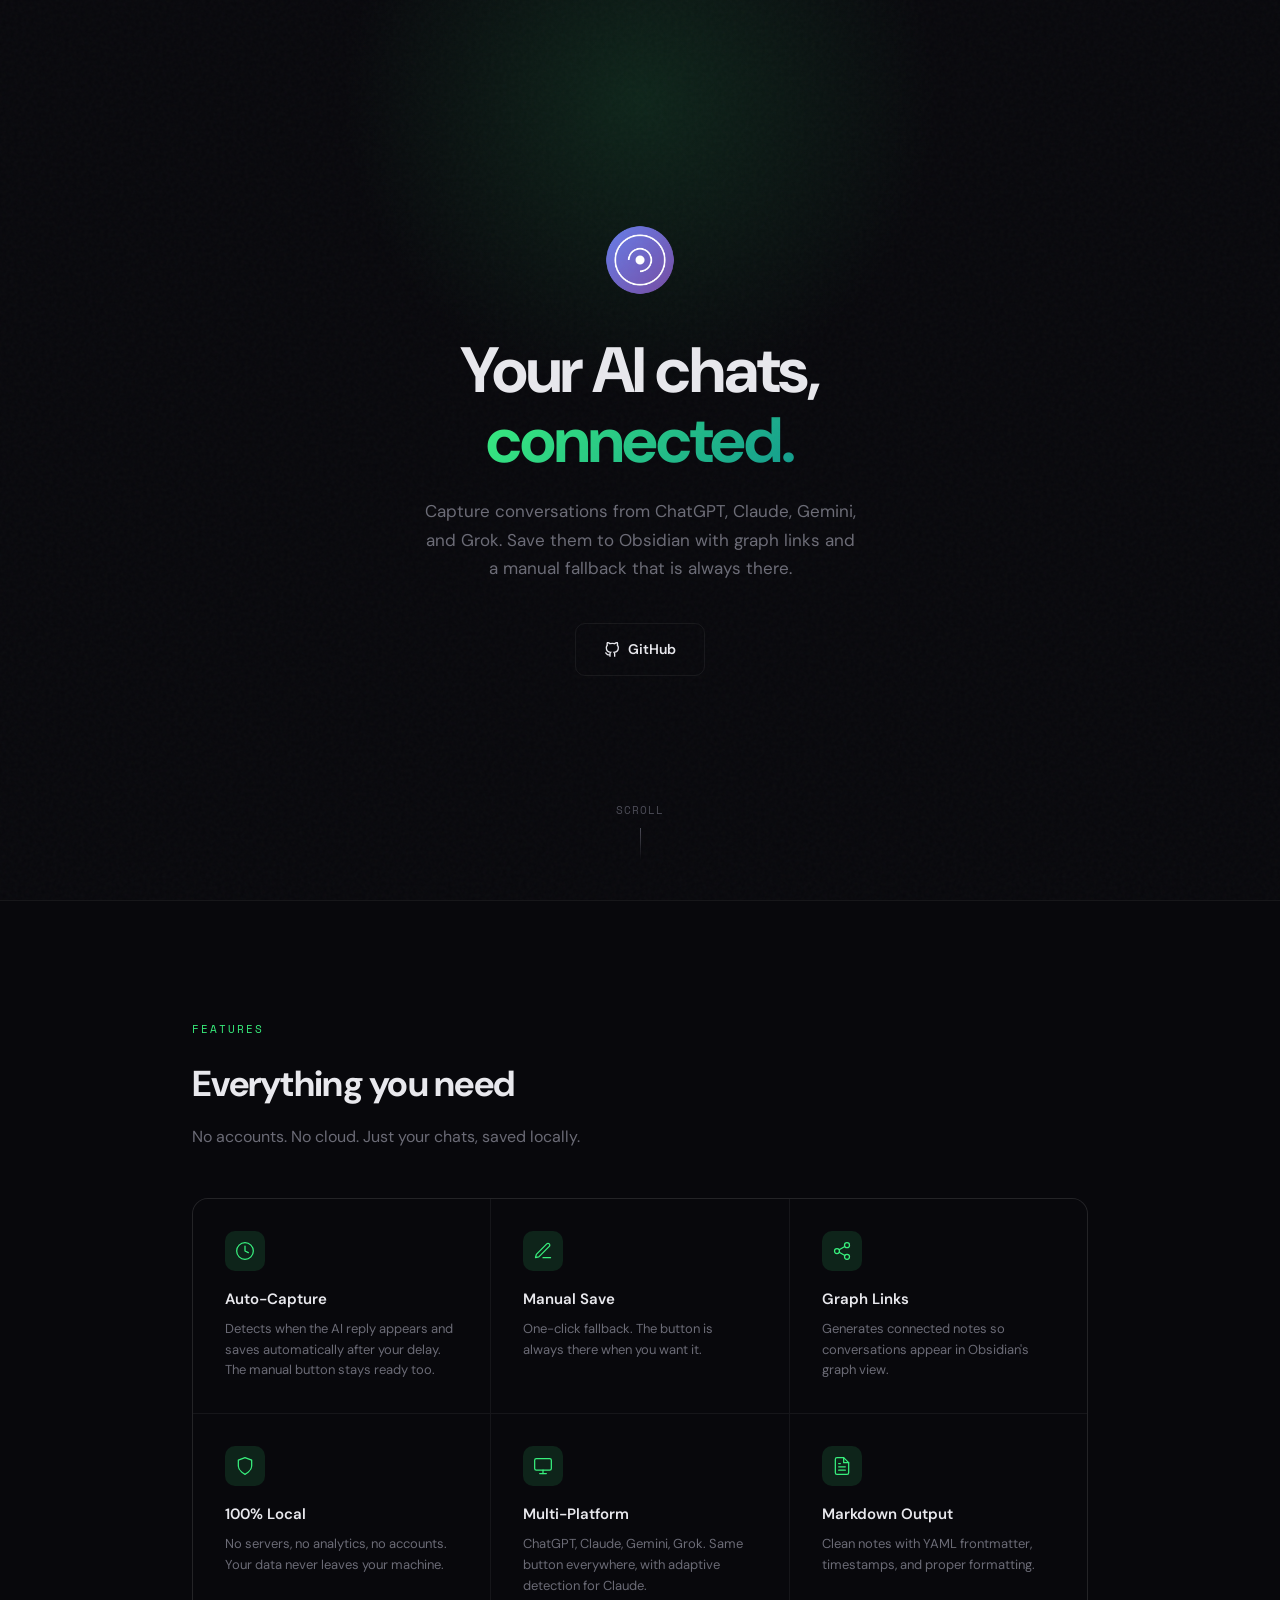
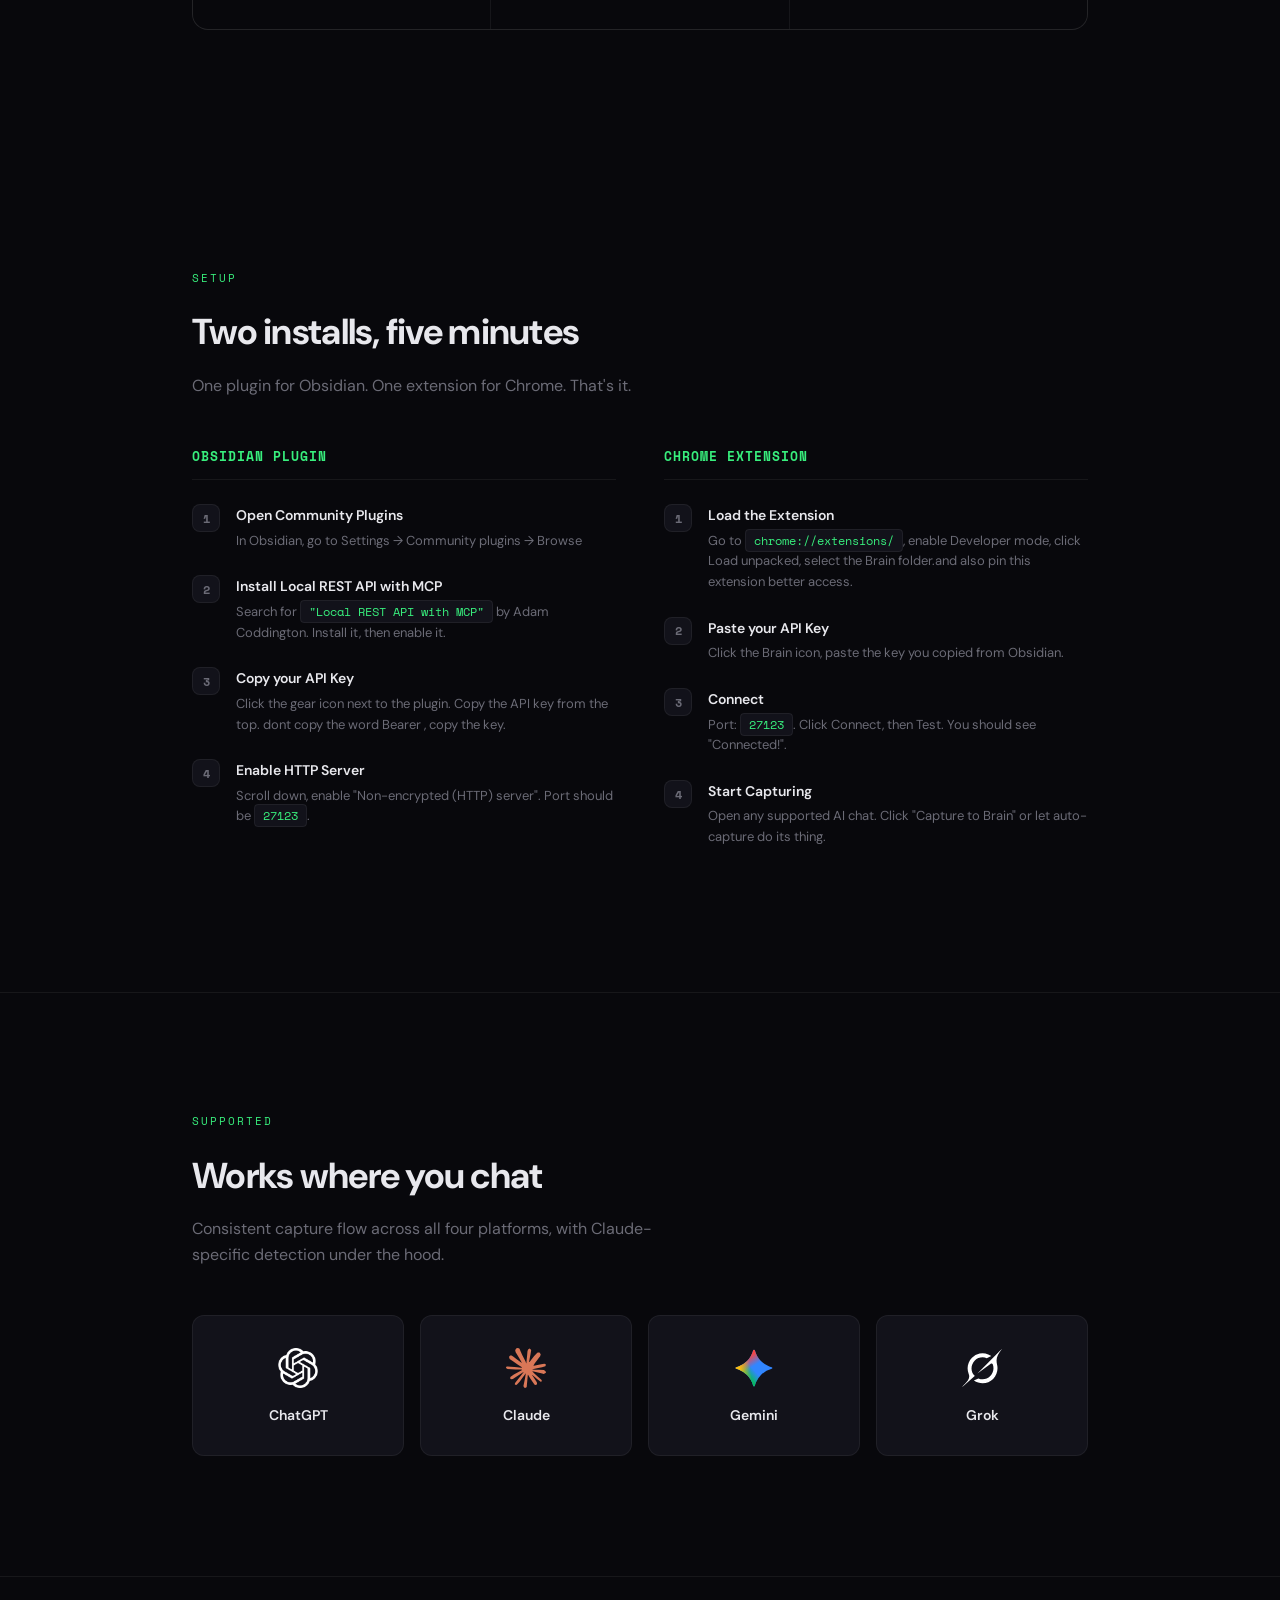
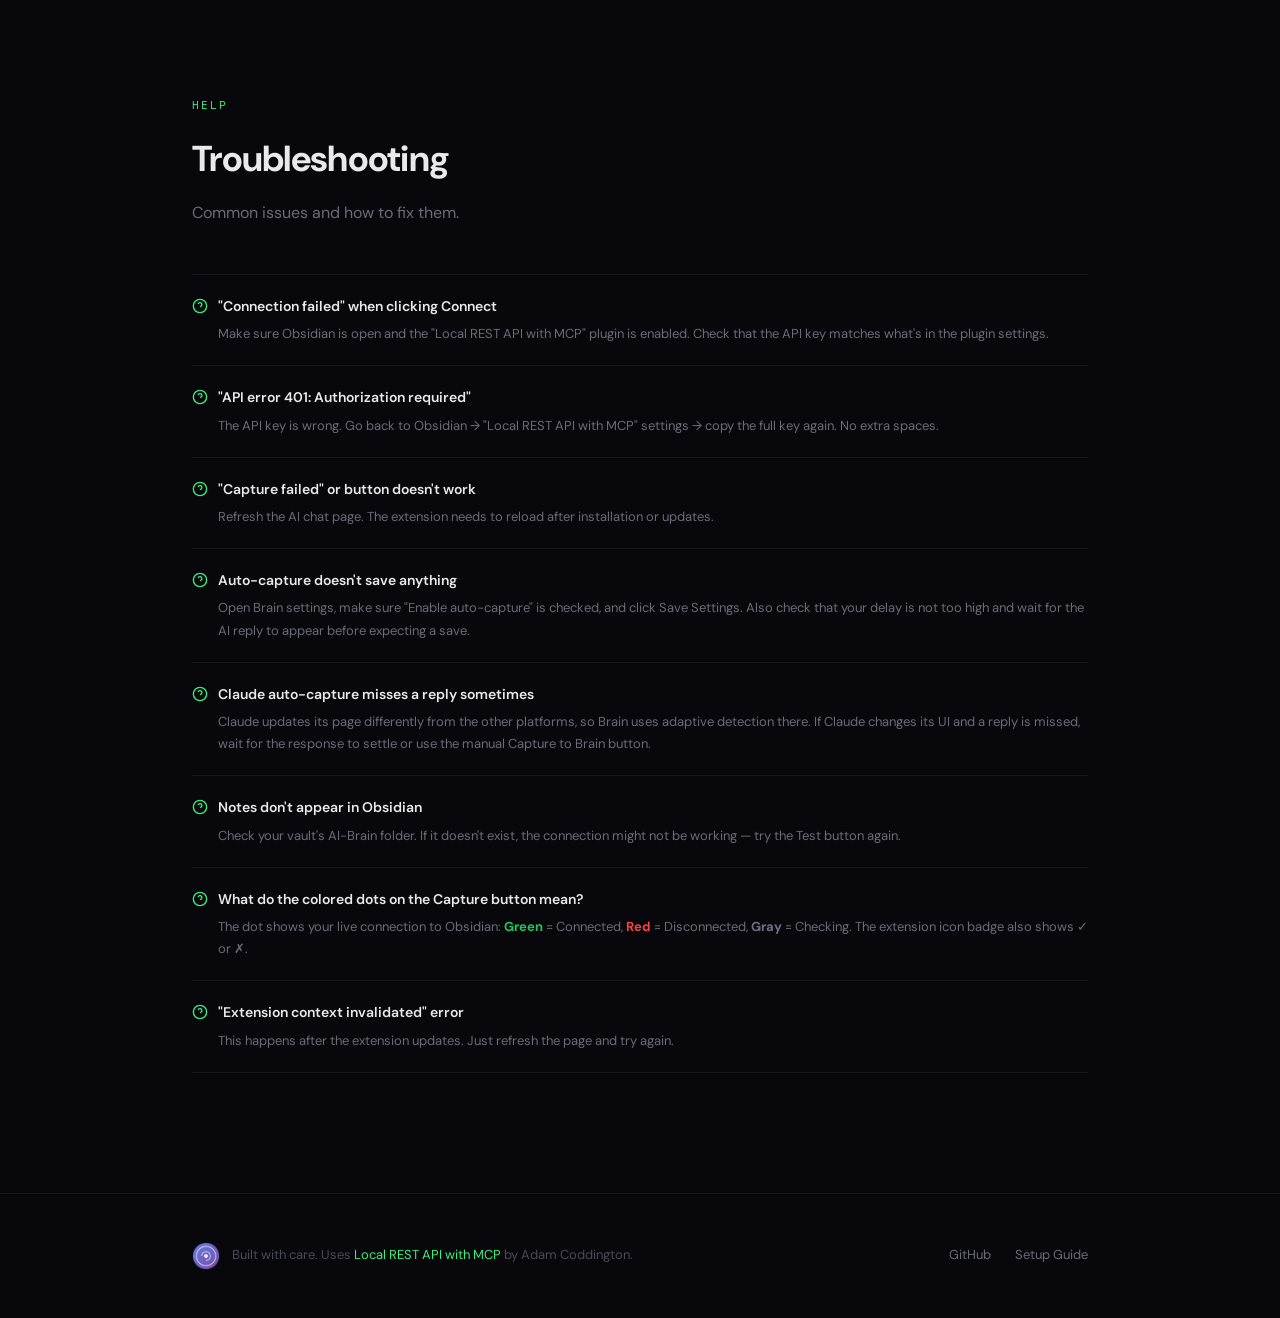
<file: index.html>
<!DOCTYPE html>
<html lang="en">
<head>
    <meta charset="UTF-8">
    <meta name="viewport" content="width=device-width, initial-scale=1.0">
    <title>Brain — AI Conversations, Connected</title>
    <link rel="icon" type="image/png" href="icons/icon48.png">
    <link rel="preconnect" href="https://fonts.googleapis.com">
    <link rel="preconnect" href="https://fonts.gstatic.com" crossorigin>
    <link href="https://fonts.googleapis.com/css2?family=DM+Sans:ital,opsz,wght@0,9..40,300;0,9..40,400;0,9..40,500;0,9..40,600;0,9..40,700;1,9..40,400&family=Space+Mono:wght@400;700&display=swap" rel="stylesheet">
    <style>
        :root {
            --bg: #08080c;
            --bg-elevated: #0f0f15;
            --bg-card: #12121a;
            --border: rgba(255,255,255,0.06);
            --border-hover: rgba(255,255,255,0.12);
            --text: #e8e8ed;
            --text-muted: #6b6b76;
            --text-dim: #4a4a55;
            --accent-1: #38ef7d;
            --accent-2: #11998e;
            --accent-glow: rgba(56,239,125,0.12);
            --font-body: 'DM Sans', sans-serif;
            --font-mono: 'Space Mono', monospace;
        }

        * { margin: 0; padding: 0; box-sizing: border-box; }

        html { scroll-behavior: smooth; }

        body {
            font-family: var(--font-body);
            background: var(--bg);
            color: var(--text);
            line-height: 1.6;
            -webkit-font-smoothing: antialiased;
        }

        .container {
            max-width: 960px;
            margin: 0 auto;
            padding: 0 32px;
        }

        /* Noise texture overlay */
        body::before {
            content: '';
            position: fixed;
            top: 0; left: 0; right: 0; bottom: 0;
            background: url("data:image/svg+xml,%3Csvg viewBox='0 0 256 256' xmlns='http://www.w3.org/2000/svg'%3E%3Cfilter id='n'%3E%3CfeTurbulence type='fractalNoise' baseFrequency='0.9' numOctaves='4' stitchTiles='stitch'/%3E%3C/filter%3E%3Crect width='100%25' height='100%25' filter='url(%23n)' opacity='0.03'/%3E%3C/svg%3E");
            pointer-events: none;
            z-index: 9999;
        }

        /* Hero */
        .hero {
            min-height: 100vh;
            display: flex;
            align-items: center;
            justify-content: center;
            position: relative;
            overflow: hidden;
        }

        .hero::before {
            content: '';
            position: absolute;
            top: -200px;
            left: 50%;
            transform: translateX(-50%);
            width: 600px;
            height: 600px;
            background: radial-gradient(circle, var(--accent-glow) 0%, transparent 70%);
            pointer-events: none;
        }

        .hero-content {
            text-align: center;
            position: relative;
            z-index: 1;
        }

        .hero-logo {
            width: 72px;
            height: 72px;
            margin: 0 auto 32px;
            animation: float 6s ease-in-out infinite;
        }

        @keyframes float {
            0%, 100% { transform: translateY(0); }
            50% { transform: translateY(-8px); }
        }

        .hero-badge {
            display: inline-flex;
            align-items: center;
            gap: 8px;
            padding: 6px 14px;
            background: var(--bg-card);
            border: 1px solid var(--border);
            border-radius: 100px;
            font-size: 12px;
            font-family: var(--font-mono);
            color: var(--text-muted);
            margin-bottom: 24px;
            letter-spacing: 0.5px;
        }

        .hero-badge .dot {
            width: 6px;
            height: 6px;
            background: #38ef7d;
            border-radius: 50%;
            animation: pulse 2s ease-in-out infinite;
        }

        @keyframes pulse {
            0%, 100% { opacity: 1; }
            50% { opacity: 0.4; }
        }

        .hero h1 {
            font-size: clamp(40px, 6vw, 64px);
            font-weight: 700;
            line-height: 1.1;
            letter-spacing: -0.03em;
            margin-bottom: 20px;
        }

        .hero h1 span {
            background: linear-gradient(135deg, var(--accent-1) 0%, var(--accent-2) 100%);
            -webkit-background-clip: text;
            -webkit-text-fill-color: transparent;
            background-clip: text;
        }

        .hero-sub {
            font-size: 17px;
            color: var(--text-muted);
            max-width: 440px;
            margin: 0 auto 40px;
            line-height: 1.7;
        }

        .hero-actions {
            display: flex;
            gap: 12px;
            justify-content: center;
            flex-wrap: wrap;
        }

        .btn {
            display: inline-flex;
            align-items: center;
            gap: 8px;
            padding: 14px 28px;
            border-radius: 10px;
            font-size: 14px;
            font-weight: 600;
            font-family: var(--font-body);
            text-decoration: none;
            transition: all 0.25s cubic-bezier(0.4, 0, 0.2, 1);
            cursor: pointer;
            border: none;
        }

        .btn svg { width: 16px; height: 16px; }

        .btn-primary {
            background: linear-gradient(135deg, var(--accent-1) 0%, var(--accent-2) 100%);
            color: white;
            box-shadow: 0 0 0 0 rgba(102,126,234,0);
        }

        .btn-primary:hover {
            transform: translateY(-2px);
            box-shadow: 0 8px 32px rgba(102,126,234,0.3);
        }

        .btn-ghost {
            background: transparent;
            color: var(--text);
            border: 1px solid var(--border);
        }

        .btn-ghost:hover {
            background: var(--bg-card);
            border-color: var(--border-hover);
        }

        /* Scroll indicator */
        .scroll-hint {
            position: absolute;
            bottom: 40px;
            left: 50%;
            transform: translateX(-50%);
            display: flex;
            flex-direction: column;
            align-items: center;
            gap: 8px;
            color: var(--text-dim);
            font-size: 11px;
            font-family: var(--font-mono);
            letter-spacing: 1px;
            text-transform: uppercase;
        }

        .scroll-hint .line {
            width: 1px;
            height: 32px;
            background: linear-gradient(to bottom, var(--text-dim), transparent);
            animation: scrollLine 2s ease-in-out infinite;
        }

        @keyframes scrollLine {
            0%, 100% { opacity: 0.3; transform: scaleY(0.5); }
            50% { opacity: 1; transform: scaleY(1); }
        }

        /* Features */
        .features {
            padding: 120px 0;
            border-top: 1px solid var(--border);
        }

        .section-label {
            font-family: var(--font-mono);
            font-size: 11px;
            letter-spacing: 2px;
            text-transform: uppercase;
            color: var(--accent-1);
            margin-bottom: 16px;
        }

        .section-title {
            font-size: clamp(28px, 4vw, 36px);
            font-weight: 700;
            letter-spacing: -0.02em;
            margin-bottom: 12px;
        }

        .section-desc {
            font-size: 16px;
            color: var(--text-muted);
            max-width: 500px;
            margin-bottom: 48px;
        }

        .features-grid {
            display: grid;
            grid-template-columns: repeat(3, 1fr);
            gap: 1px;
            background: var(--border);
            border: 1px solid var(--border);
            border-radius: 16px;
            overflow: hidden;
        }

        .feature-card {
            padding: 32px;
            background: var(--bg);
            transition: background 0.3s;
        }

        .feature-card:hover {
            background: var(--bg-card);
        }

        .feature-icon {
            width: 40px;
            height: 40px;
            display: flex;
            align-items: center;
            justify-content: center;
            background: var(--accent-glow);
            border-radius: 10px;
            margin-bottom: 16px;
        }

        .feature-icon svg {
            width: 20px;
            height: 20px;
            stroke: var(--accent-1);
            fill: none;
            stroke-width: 1.5;
            stroke-linecap: round;
            stroke-linejoin: round;
        }

        .feature-card h3 {
            font-size: 15px;
            font-weight: 600;
            margin-bottom: 8px;
        }

        .feature-card p {
            font-size: 13px;
            color: var(--text-muted);
            line-height: 1.6;
        }

        /* Setup */
        .setup {
            padding: 120px 0;
        }

        .setup-grid {
            display: grid;
            grid-template-columns: 1fr 1fr;
            gap: 48px;
            margin-top: 48px;
        }

        .setup-column h3 {
            font-size: 13px;
            font-family: var(--font-mono);
            color: var(--accent-1);
            letter-spacing: 1px;
            text-transform: uppercase;
            margin-bottom: 24px;
            padding-bottom: 12px;
            border-bottom: 1px solid var(--border);
        }

        .setup-step {
            display: flex;
            gap: 16px;
            margin-bottom: 24px;
        }

        .step-num {
            width: 28px;
            height: 28px;
            flex-shrink: 0;
            display: flex;
            align-items: center;
            justify-content: center;
            background: var(--bg-card);
            border: 1px solid var(--border);
            border-radius: 8px;
            font-family: var(--font-mono);
            font-size: 12px;
            font-weight: 700;
            color: var(--text-muted);
        }

        .step-body h4 {
            font-size: 14px;
            font-weight: 600;
            margin-bottom: 4px;
        }

        .step-body p {
            font-size: 13px;
            color: var(--text-muted);
            line-height: 1.6;
        }

        .step-body code {
            background: var(--bg-card);
            border: 1px solid var(--border);
            padding: 2px 8px;
            border-radius: 4px;
            font-family: var(--font-mono);
            font-size: 12px;
            color: var(--accent-1);
        }

        /* Platforms */
        .platforms {
            padding: 120px 0;
            border-top: 1px solid var(--border);
        }

        .platforms-row {
            display: grid;
            grid-template-columns: repeat(4, 1fr);
            gap: 16px;
            margin-top: 40px;
        }

        .platform-item {
            padding: 28px 20px;
            background: var(--bg-card);
            border: 1px solid var(--border);
            border-radius: 12px;
            text-align: center;
            transition: all 0.25s;
        }

        .platform-item:hover {
            border-color: var(--accent-1);
            transform: translateY(-2px);
        }

        .platform-icon {
            width: 48px;
            height: 48px;
            margin: 0 auto 12px;
            display: flex;
            align-items: center;
            justify-content: center;
            border-radius: 12px;
        }

        .platform-icon svg,
        .platform-icon img {
            width: 40px;
            height: 40px;
            object-fit: contain;
        }

        .platform-icon.dark-logo {
            filter: brightness(0) invert(1);
        }

        .platform-item h4 {
            font-size: 14px;
            font-weight: 600;
        }

        /* Troubleshooting */
        .troubleshooting {
            padding: 120px 0;
            border-top: 1px solid var(--border);
        }

        .faq-list {
            margin-top: 40px;
        }

        .faq-item {
            padding: 20px 0;
            border-bottom: 1px solid var(--border);
        }

        .faq-item:first-child {
            border-top: 1px solid var(--border);
        }

        .faq-q {
            font-size: 14px;
            font-weight: 600;
            margin-bottom: 6px;
            display: flex;
            align-items: center;
            gap: 10px;
        }

        .faq-q svg {
            width: 16px;
            height: 16px;
            stroke: var(--accent-1);
            fill: none;
            stroke-width: 2;
            flex-shrink: 0;
        }

        .faq-a {
            font-size: 13px;
            color: var(--text-muted);
            padding-left: 26px;
            line-height: 1.7;
        }

        /* Footer */
        .footer {
            padding: 48px 0;
            border-top: 1px solid var(--border);
        }

        .footer-inner {
            display: flex;
            align-items: center;
            justify-content: space-between;
        }

        .footer-left {
            display: flex;
            align-items: center;
            gap: 12px;
        }

        .footer-logo {
            width: 28px;
            height: 28px;
        }

        .footer-text {
            font-size: 13px;
            color: var(--text-dim);
        }

        .footer-links {
            display: flex;
            gap: 24px;
        }

        .footer-links a {
            font-size: 13px;
            color: var(--text-muted);
            text-decoration: none;
            transition: color 0.2s;
        }

        .footer-links a:hover {
            color: var(--text);
        }

        /* Responsive */
        @media (max-width: 900px) {
            .container { padding: 0 24px; }
            .features-grid { grid-template-columns: repeat(2, 1fr); }
            .setup-grid { grid-template-columns: 1fr; gap: 32px; }
            .platforms-row { grid-template-columns: repeat(2, 1fr); }
        }

        @media (max-width: 640px) {
            .container { padding: 0 20px; }
            .hero { min-height: 90vh; padding: 60px 0; }
            .hero h1 { font-size: 32px; }
            .hero-sub { font-size: 15px; }
            .hero-actions { flex-direction: column; align-items: center; }
            .btn { width: 100%; max-width: 280px; justify-content: center; }
            .features-grid { grid-template-columns: 1fr; }
            .section-title { font-size: 24px; }
            .section-desc { font-size: 14px; }
            .platforms-row { grid-template-columns: repeat(2, 1fr); gap: 12px; }
            .platform-item { padding: 20px 16px; }
            .platform-icon img { width: 32px; height: 32px; }
            .setup-step { gap: 12px; }
            .step-body h4 { font-size: 13px; }
            .step-body p { font-size: 12px; }
            .faq-q { font-size: 13px; }
            .faq-a { font-size: 12px; padding-left: 22px; }
            .footer-inner { flex-direction: column; gap: 16px; text-align: center; }
            .footer-left { flex-direction: column; }
            .footer-links { gap: 16px; }
        }

        @media (max-width: 400px) {
            .platforms-row { grid-template-columns: 1fr 1fr; gap: 10px; }
            .platform-item { padding: 16px 12px; }
            .platform-item h4 { font-size: 13px; }
        }
    </style>
</head>
<body>
    <!-- Hero -->
    <section class="hero">
        <div class="hero-content">
            <img src="icons/icon128.png" alt="Brain" class="hero-logo">
            <!-- <div class="hero-badge">     
                v0.1.0
            </div> -->
            <h1>Your AI chats,<br><span>connected.</span></h1>
            <p class="hero-sub">Capture conversations from ChatGPT, Claude, Gemini, and Grok. Save them to Obsidian with graph links and a manual fallback that is always there.</p>
            <div class="hero-actions">
                <!-- <a href="#setup" class="btn btn-primary">
                    <svg viewBox="0 0 24 24" fill="none" stroke="currentColor" stroke-width="2"><path d="M13 2L3 14h9l-1 8 10-12h-9l1-8z"/></svg>
                    Get Started
                </a> -->
                <a href="https://github.com/Aswanidev-vs/Brain" class="btn btn-ghost">
                    <svg viewBox="0 0 24 24" fill="none" stroke="currentColor" stroke-width="2"><path d="M9 19c-5 1.5-5-2.5-7-3m14 6v-3.87a3.37 3.37 0 0 0-.94-2.61c3.14-.35 6.44-1.54 6.44-7A5.44 5.44 0 0 0 20 4.77 5.07 5.07 0 0 0 19.91 1S18.73.65 16 2.48a13.38 13.38 0 0 0-7 0C6.27.65 5.09 1 5.09 1A5.07 5.07 0 0 0 5 4.77a5.44 5.44 0 0 0-1.5 3.78c0 5.42 3.3 6.61 6.44 7A3.37 3.37 0 0 0 9 18.13V22"/></svg>
                    GitHub
                </a>
            </div>
        </div>
        <div class="scroll-hint">
            <span>Scroll</span>
            <div class="line"></div>
        </div>
    </section>

    <!-- Features -->
    <section class="features">
        <div class="container">
            <div class="section-label">Features</div>
            <h2 class="section-title">Everything you need</h2>
            <p class="section-desc">No accounts. No cloud. Just your chats, saved locally.</p>

            <div class="features-grid">
                <div class="feature-card">
                    <div class="feature-icon">
                        <svg viewBox="0 0 24 24"><circle cx="12" cy="12" r="10"/><polyline points="12 6 12 12 16 14"/></svg>
                    </div>
                    <h3>Auto-Capture</h3>
                    <p>Detects when the AI reply appears and saves automatically after your delay. The manual button stays ready too.</p>
                </div>
                <div class="feature-card">
                    <div class="feature-icon">
                        <svg viewBox="0 0 24 24"><path d="M12 20h9"/><path d="M16.5 3.5a2.121 2.121 0 0 1 3 3L7 19l-4 1 1-4L16.5 3.5z"/></svg>
                    </div>
                    <h3>Manual Save</h3>
                    <p>One-click fallback. The button is always there when you want it.</p>
                </div>
                <div class="feature-card">
                    <div class="feature-icon">
                        <svg viewBox="0 0 24 24"><circle cx="18" cy="5" r="3"/><circle cx="6" cy="12" r="3"/><circle cx="18" cy="19" r="3"/><line x1="8.59" y1="13.51" x2="15.42" y2="17.49"/><line x1="15.41" y1="6.51" x2="8.59" y2="10.49"/></svg>
                    </div>
                    <h3>Graph Links</h3>
                    <p>Generates connected notes so conversations appear in Obsidian's graph view.</p>
                </div>
                <div class="feature-card">
                    <div class="feature-icon">
                        <svg viewBox="0 0 24 24"><path d="M12 22s8-4 8-10V5l-8-3-8 3v7c0 6 8 10 8 10z"/></svg>
                    </div>
                    <h3>100% Local</h3>
                    <p>No servers, no analytics, no accounts. Your data never leaves your machine.</p>
                </div>
                <div class="feature-card">
                    <div class="feature-icon">
                        <svg viewBox="0 0 24 24"><rect x="2" y="3" width="20" height="14" rx="2" ry="2"/><line x1="8" y1="21" x2="16" y2="21"/><line x1="12" y1="17" x2="12" y2="21"/></svg>
                    </div>
                    <h3>Multi-Platform</h3>
                    <p>ChatGPT, Claude, Gemini, Grok. Same button everywhere, with adaptive detection for Claude.</p>
                </div>
                <div class="feature-card">
                    <div class="feature-icon">
                        <svg viewBox="0 0 24 24"><path d="M14 2H6a2 2 0 0 0-2 2v16a2 2 0 0 0 2 2h12a2 2 0 0 0 2-2V8z"/><polyline points="14 2 14 8 20 8"/><line x1="16" y1="13" x2="8" y2="13"/><line x1="16" y1="17" x2="8" y2="17"/><polyline points="10 9 9 9 8 9"/></svg>
                    </div>
                    <h3>Markdown Output</h3>
                    <p>Clean notes with YAML frontmatter, timestamps, and proper formatting.</p>
                </div>
            </div>
        </div>
    </section>

    <!-- Setup -->
    <section class="setup" id="setup">
        <div class="container">
            <div class="section-label">Setup</div>
            <h2 class="section-title">Two installs, five minutes</h2>
            <p class="section-desc">One plugin for Obsidian. One extension for Chrome. That's it.</p>

            <div class="setup-grid">
                <div class="setup-column">
                    <h3>Obsidian Plugin</h3>

                    <div class="setup-step">
                        <div class="step-num">1</div>
                        <div class="step-body">
                            <h4>Open Community Plugins</h4>
                            <p>In Obsidian, go to Settings → Community plugins → Browse</p>
                        </div>
                    </div>

                    <div class="setup-step">
                        <div class="step-num">2</div>
                        <div class="step-body">
                            <h4>Install Local REST API with MCP</h4>
                            <p>Search for <code>"Local REST API with MCP"</code> by Adam Coddington. Install it, then enable it.</p>
                        </div>
                    </div>

                    <div class="setup-step">
                        <div class="step-num">3</div>
                        <div class="step-body">
                            <h4>Copy your API Key</h4>
                            <p>Click the gear icon next to the plugin. Copy the API key from the top. dont copy the word Bearer , copy the key.</p>
                        </div>
                    </div>

                    <div class="setup-step">
                        <div class="step-num">4</div>
                        <div class="step-body">
                            <h4>Enable HTTP Server</h4>
                            <p>Scroll down, enable "Non-encrypted (HTTP) server". Port should be <code>27123</code>.</p>
                        </div>
                    </div>
                </div>

                <div class="setup-column">
                    <h3>Chrome Extension</h3>

                    <div class="setup-step">
                        <div class="step-num">1</div>
                        <div class="step-body">
                            <h4>Load the Extension</h4>
                            <p>Go to <code>chrome://extensions/</code>, enable Developer mode, click Load unpacked, select the Brain folder.and also pin this extension better access.</p>
                        </div>
                    </div>

                    <div class="setup-step">
                        <div class="step-num">2</div>
                        <div class="step-body">
                            <h4>Paste your API Key</h4>
                            <p>Click the Brain icon, paste the key you copied from Obsidian.</p>
                        </div>
                    </div>

                    <div class="setup-step">
                        <div class="step-num">3</div>
                        <div class="step-body">
                            <h4>Connect</h4>
                            <p>Port: <code>27123</code>. Click Connect, then Test. You should see "Connected!".</p>
                        </div>
                    </div>

                    <div class="setup-step">
                        <div class="step-num">4</div>
                        <div class="step-body">
                            <h4>Start Capturing</h4>
                            <p>Open any supported AI chat. Click "Capture to Brain" or let auto-capture do its thing.</p>
                        </div>
                    </div>
                </div>
            </div>
        </div>
    </section>

    <!-- Platforms -->
    <section class="platforms">
        <div class="container">
            <div class="section-label">Supported</div>
            <h2 class="section-title">Works where you chat</h2>
            <p class="section-desc">Consistent capture flow across all four platforms, with Claude-specific detection under the hood.</p>

            <div class="platforms-row">
                <div class="platform-item">
                    <div class="platform-icon dark-logo">
                        <img src="images/chatgpt.png" alt="ChatGPT" width="48" height="48">
                    </div>
                    <h4>ChatGPT</h4>
                </div>
                <div class="platform-item">
                    <div class="platform-icon">
                        <img src="images/claude-color.svg" alt="Claude" width="48" height="48">
                    </div>
                    <h4>Claude</h4>
                </div>
                <div class="platform-item">
                    <div class="platform-icon">
                        <img src="images/gemini-color.svg" alt="Gemini" width="48" height="48">
                    </div>
                    <h4>Gemini</h4>
                </div>
                <div class="platform-item">
                    <div class="platform-icon dark-logo">
                        <img src="images/grok.svg" alt="Grok" width="48" height="48">
                    </div>
                    <h4>Grok</h4>
                </div>
            </div>
        </div>
    </section>

    <!-- Troubleshooting -->
    <section class="troubleshooting">
        <div class="container">
            <div class="section-label">Help</div>
            <h2 class="section-title">Troubleshooting</h2>
            <p class="section-desc">Common issues and how to fix them.</p>

            <div class="faq-list">
                <div class="faq-item">
                    <div class="faq-q">
                        <svg viewBox="0 0 24 24"><circle cx="12" cy="12" r="10"/><path d="M9.09 9a3 3 0 0 1 5.83 1c0 2-3 3-3 3"/><line x1="12" y1="17" x2="12.01" y2="17"/></svg>
                        "Connection failed" when clicking Connect
                    </div>
                    <div class="faq-a">Make sure Obsidian is open and the "Local REST API with MCP" plugin is enabled. Check that the API key matches what's in the plugin settings.</div>
                </div>

                <div class="faq-item">
                    <div class="faq-q">
                        <svg viewBox="0 0 24 24"><circle cx="12" cy="12" r="10"/><path d="M9.09 9a3 3 0 0 1 5.83 1c0 2-3 3-3 3"/><line x1="12" y1="17" x2="12.01" y2="17"/></svg>
                        "API error 401: Authorization required"
                    </div>
                    <div class="faq-a">The API key is wrong. Go back to Obsidian → "Local REST API with MCP" settings → copy the full key again. No extra spaces.</div>
                </div>

                <div class="faq-item">
                    <div class="faq-q">
                        <svg viewBox="0 0 24 24"><circle cx="12" cy="12" r="10"/><path d="M9.09 9a3 3 0 0 1 5.83 1c0 2-3 3-3 3"/><line x1="12" y1="17" x2="12.01" y2="17"/></svg>
                        "Capture failed" or button doesn't work
                    </div>
                    <div class="faq-a">Refresh the AI chat page. The extension needs to reload after installation or updates.</div>
                </div>

                <div class="faq-item">
                    <div class="faq-q">
                        <svg viewBox="0 0 24 24"><circle cx="12" cy="12" r="10"/><path d="M9.09 9a3 3 0 0 1 5.83 1c0 2-3 3-3 3"/><line x1="12" y1="17" x2="12.01" y2="17"/></svg>
                        Auto-capture doesn't save anything
                    </div>
                    <div class="faq-a">Open Brain settings, make sure "Enable auto-capture" is checked, and click Save Settings. Also check that your delay is not too high and wait for the AI reply to appear before expecting a save.</div>
                </div>

                <div class="faq-item">
                    <div class="faq-q">
                        <svg viewBox="0 0 24 24"><circle cx="12" cy="12" r="10"/><path d="M9.09 9a3 3 0 0 1 5.83 1c0 2-3 3-3 3"/><line x1="12" y1="17" x2="12.01" y2="17"/></svg>
                        Claude auto-capture misses a reply sometimes
                    </div>
                    <div class="faq-a">Claude updates its page differently from the other platforms, so Brain uses adaptive detection there. If Claude changes its UI and a reply is missed, wait for the response to settle or use the manual Capture to Brain button.</div>
                </div>

                <div class="faq-item">
                    <div class="faq-q">
                        <svg viewBox="0 0 24 24"><circle cx="12" cy="12" r="10"/><path d="M9.09 9a3 3 0 0 1 5.83 1c0 2-3 3-3 3"/><line x1="12" y1="17" x2="12.01" y2="17"/></svg>
                        Notes don't appear in Obsidian
                    </div>
                    <div class="faq-a">Check your vault's AI-Brain folder. If it doesn't exist, the connection might not be working — try the Test button again.</div>
                </div>

                <div class="faq-item">
                    <div class="faq-q">
                        <svg viewBox="0 0 24 24"><circle cx="12" cy="12" r="10"/><path d="M9.09 9a3 3 0 0 1 5.83 1c0 2-3 3-3 3"/><line x1="12" y1="17" x2="12.01" y2="17"/></svg>
                        What do the colored dots on the Capture button mean?
                    </div>
                    <div class="faq-a">The dot shows your live connection to Obsidian: <strong style="color: #22c55e;">Green</strong> = Connected, <strong style="color: #ef4444;">Red</strong> = Disconnected, <strong style="color: #6b7280;">Gray</strong> = Checking. The extension icon badge also shows ✓ or ✗.</div>
                </div>

                <div class="faq-item">
                    <div class="faq-q">
                        <svg viewBox="0 0 24 24"><circle cx="12" cy="12" r="10"/><path d="M9.09 9a3 3 0 0 1 5.83 1c0 2-3 3-3 3"/><line x1="12" y1="17" x2="12.01" y2="17"/></svg>
                        "Extension context invalidated" error
                    </div>
                    <div class="faq-a">This happens after the extension updates. Just refresh the page and try again.</div>
                </div>
            </div>
        </div>
    </section>

    <!-- Footer -->
    <footer class="footer">
        <div class="container">
            <div class="footer-inner">
                <div class="footer-left">
                    <img src="icons/icon128.png" alt="Brain" class="footer-logo">
                    <span class="footer-text">Built with care. Uses <a href="https://github.com/coddingtonbear/obsidian-local-rest-api" target="_blank" style="color: var(--accent-1); text-decoration: none;">Local REST API with MCP</a> by Adam Coddington.</span>
                </div>
                <div class="footer-links">
                    <a href="https://github.com" target="_blank">GitHub</a>
                    <a href="#setup">Setup Guide</a>
                </div>
            </div>
        </div>
    </footer>
</body>
</html>
</file>
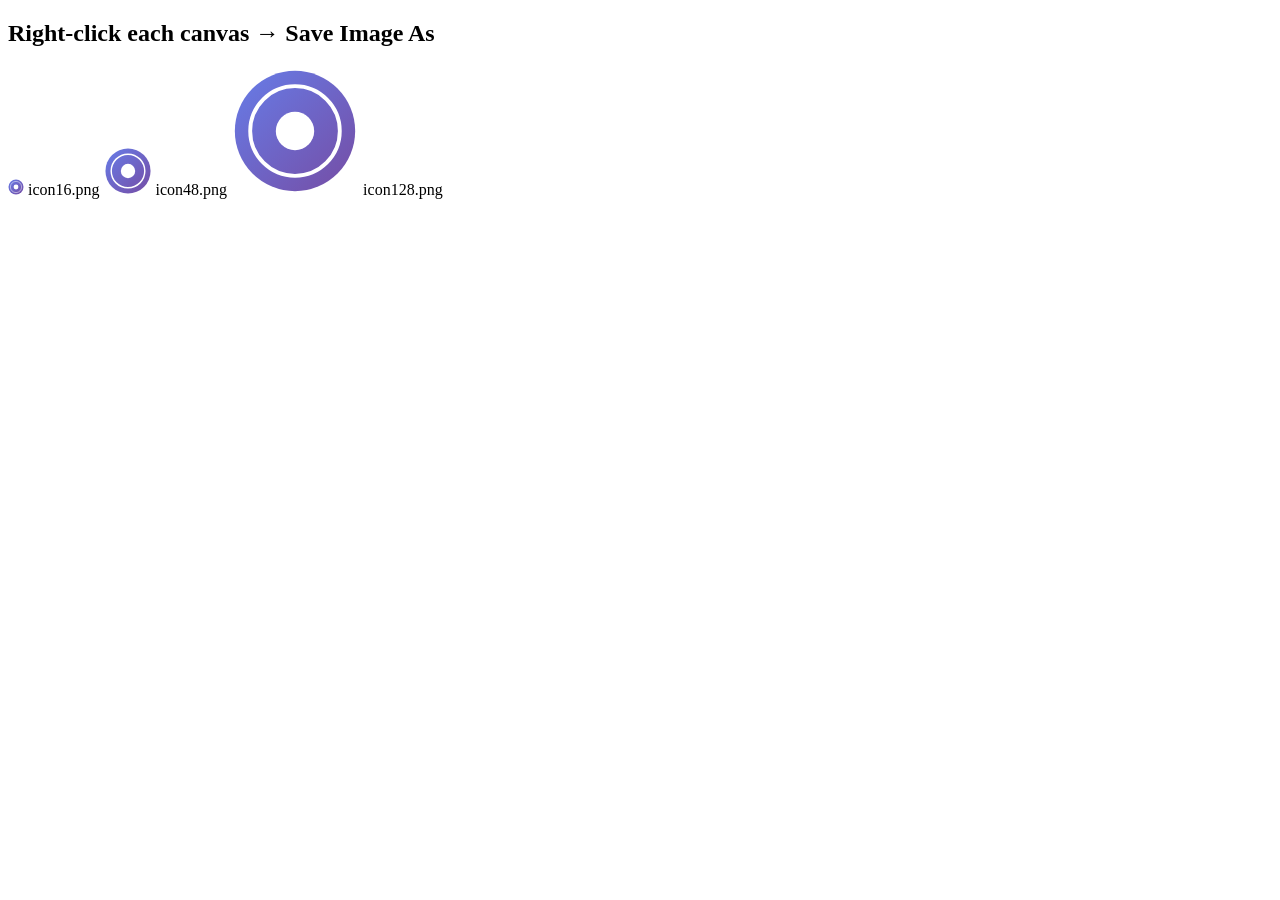
<file: icons/generate.html>
<!DOCTYPE html>
<html>
<head><title>Generate Icons</title></head>
<body>
<h2>Right-click each canvas → Save Image As</h2>
<canvas id="c16" width="16" height="16"></canvas> icon16.png
<canvas id="c48" width="48" height="48"></canvas> icon48.png
<canvas id="c128" width="128" height="128"></canvas> icon128.png
<script>
function draw(id, size) {
  const c = document.getElementById(id);
  const ctx = c.getContext('2d');
  const g = ctx.createLinearGradient(0,0,size,size);
  g.addColorStop(0,'#667eea'); g.addColorStop(1,'#764ba2');
  ctx.beginPath(); ctx.arc(size/2,size/2,size*0.47,0,Math.PI*2);
  ctx.fillStyle=g; ctx.fill();
  ctx.strokeStyle='white'; ctx.lineWidth=size*0.03;
  ctx.beginPath(); ctx.arc(size/2,size/2,size*0.35,0,Math.PI*2); ctx.stroke();
  ctx.beginPath(); ctx.arc(size/2,size/2,size*0.15,0,Math.PI*2);
  ctx.fillStyle='white'; ctx.fill();
}
draw('c16',16); draw('c48',48); draw('c128',128);
</script>
</body>
</html>
</file>
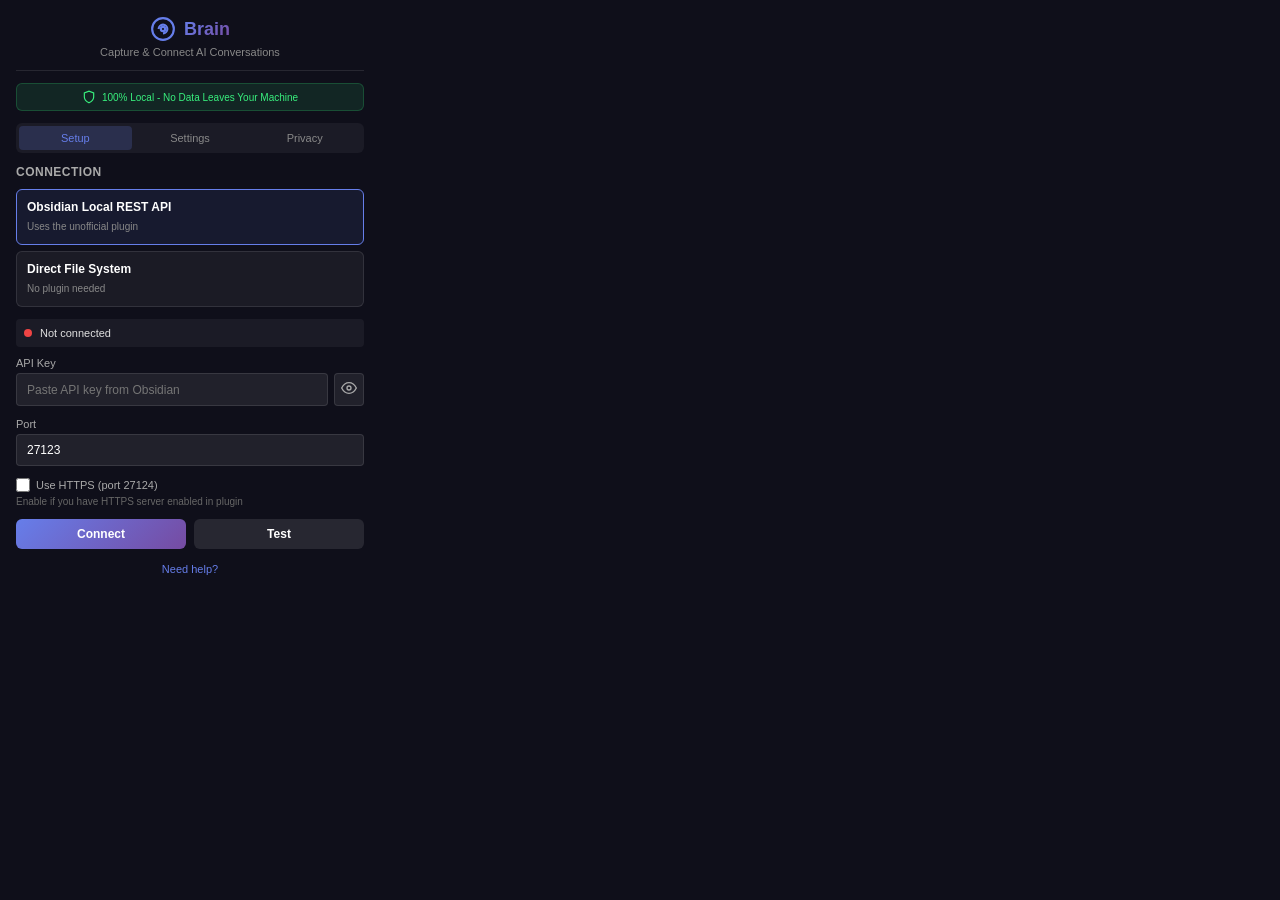
<file: popup/popup.html>
<!DOCTYPE html>
<html lang="en">
<head>
  <meta charset="UTF-8">
  <meta name="viewport" content="width=device-width, initial-scale=1.0">
  <title>Brain</title>
  <link rel="stylesheet" href="popup.css">
</head>
<body>
  <div class="container">
    <header class="header">
      <div class="logo">
        <svg class="brain-icon" viewBox="0 0 24 24" fill="none" stroke="currentColor" stroke-width="2"><path d="M12 2C6.48 2 2 6.48 2 12s4.48 10 10 10 10-4.48 10-10S17.52 2 12 2z"/><path d="M8 12c0-2.21 1.79-4 4-4s4 1.79 4 4-1.79 4-4 4"/><circle cx="12" cy="12" r="2"/></svg>
        <h1>Brain</h1>
      </div>
      <p class="tagline">Capture & Connect AI Conversations</p>
    </header>

    <div class="security-badge">
      <svg viewBox="0 0 24 24" fill="none" stroke="currentColor" stroke-width="2" width="14" height="14"><path d="M12 22s8-4 8-10V5l-8-3-8 3v7c0 6 8 10 8 10z"/></svg>
      100% Local - No Data Leaves Your Machine
    </div>

    <div class="tabs">
      <button class="tab active" data-tab="setup">Setup</button>
      <button class="tab" data-tab="settings">Settings</button>
      <button class="tab" data-tab="security">Privacy</button>
    </div>

    <div id="setup" class="panel">
      <h2>Connection</h2>
      <div class="method-select">
        <label class="method">
          <input type="radio" name="method" value="api" checked>
          <div class="method-card"><strong>Obsidian Local REST API</strong><span>Uses the unofficial plugin</span></div>
        </label>
        <label class="method">
          <input type="radio" name="method" value="fs">
          <div class="method-card"><strong>Direct File System</strong><span>No plugin needed</span></div>
        </label>
      </div>

      <div id="apiSetup">
        <div class="status" id="status"><span class="dot off"></span><span>Not connected</span></div>

        <div class="field">
          <label>API Key</label>
          <div class="input-row">
            <input type="password" id="apiKey" placeholder="Paste API key from Obsidian">
            <button id="toggleKey" class="icon-btn" title="Show">
              <svg viewBox="0 0 24 24" fill="none" stroke="currentColor" stroke-width="2" width="16" height="16"><path d="M1 12s4-8 11-8 11 8 11 8-4 8-11 8-11-8-11-8z"/><circle cx="12" cy="12" r="3"/></svg>
            </button>
          </div>
        </div>

        <div class="field">
          <label>Port</label>
          <input type="text" id="port" value="27123" placeholder="27123">
        </div>

        <div class="field">
          <label class="check">
            <input type="checkbox" id="useHttps">Use HTTPS (port 27124)
          </label>
          <span class="hint">Enable if you have HTTPS server enabled in plugin</span>
        </div>

        <div class="btn-row">
          <button id="connectBtn" class="btn primary">Connect</button>
          <button id="testBtn" class="btn secondary">Test</button>
        </div>
        <div id="testResult" class="test-result" style="display:none"></div>
      </div>

      <div id="fsSetup" style="display:none">
        <div class="field">
          <label>Vault Folder</label>
          <button id="selectFolder" class="btn secondary">Select Folder</button>
          <span id="vaultDisplay" class="hint">No folder selected</span>
        </div>
        <button id="saveFs" class="btn primary">Save</button>
      </div>
    </div>

    <div id="settings" class="panel" style="display:none">
      <h2>Vault Location</h2>
      <div class="field">
        <label>Obsidian Vault Path</label>
        <div class="vault-picker">
          <button id="selectVaultFolder" class="btn secondary">
            <svg viewBox="0 0 24 24" fill="none" stroke="currentColor" stroke-width="2" width="14" height="14"><path d="M22 19a2 2 0 0 1-2 2H4a2 2 0 0 1-2-2V5a2 2 0 0 1 2-2h5l2 3h9a2 2 0 0 1 2 2z"/></svg>
            Select Vault Folder
          </button>
          <div id="vaultPathDisplay" class="vault-path-display">
            <span class="vault-path-text">No folder selected</span>
            <button id="clearVault" class="clear-btn" title="Clear" style="display:none">×</button>
          </div>
        </div>
        <span class="hint">Click to browse and select your Obsidian vault folder</span>
      </div>

      <h2>Auto-Capture</h2>
      <div class="field">
        <label class="check">
          <input type="checkbox" id="autoCapture" checked>Enable auto-capture
        </label>
        <span class="hint">Automatically saves when new messages appear</span>
      </div>
      <div class="field">
        <label>Delay after new message (ms)</label>
        <input type="text" id="autoCaptureDelay" value="5000" placeholder="5000">
        <span class="hint">Wait time before auto-saving (default: 5000ms)</span>
      </div>

      <h2>Storage</h2>
      <div class="field"><label>Capture Folder Name</label><input type="text" id="captureFolder" value="AI-Brain"></div>
      <div class="field"><label class="check"><input type="checkbox" id="generateGraph" checked>Generate graph connections</label></div>

      <button id="saveSettings" class="btn primary" style="margin-top:12px">Save Settings</button>
      <div id="saveResult" class="test-result" style="display:none"></div>
    </div>

    <div id="security" class="panel" style="display:none">
      <h2>Privacy</h2>
      <div class="field"><label class="check"><input type="checkbox" id="excludeUrls">Exclude source URLs</label></div>
      <div class="field"><label class="check"><input type="checkbox" id="anonymizeData">Anonymize AI model names</label></div>
      <div class="privacy-box">
        <h3>Guarantees</h3>
        <ul>
          <li>Zero external network requests</li>
          <li>No analytics or tracking</li>
          <li>All data stays on your machine</li>
          <li>Open source - auditable code</li>
          <li>No accounts required</li>
        </ul>
      </div>
    </div>

    <div id="capturePanel" class="panel" style="display:none">
      <h2>Capture</h2>
      <button id="captureBtn" class="btn secondary">Capture Current Chat</button>
      <div class="stats">Captured: <span id="count">0</span> conversations</div>
    </div>

    <div class="footer"><button id="helpBtn" class="link">Need help?</button></div>
  </div>

  <div id="helpModal" class="modal" style="display:none">
    <div class="modal-box">
      <button id="closeModal" class="close">&times;</button>
      <h2>Setup Guide</h2>

      <h3>Step 1: Install Plugin in Obsidian</h3>
      <ol>
        <li>Open Obsidian → Settings → Community plugins → Browse</li>
        <li>Search "Local REST API" → Install → Enable</li>
        <li>Click the gear icon ⚙️ next to it</li>
        <li>Copy the <strong>API Key</strong></li>
        <li>Enable "Non-encrypted (HTTP) server" if not enabled</li>
      </ol>

      <h3>Step 2: Connect Brain Extension</h3>
      <ol>
        <li>Click Brain icon in Chrome</li>
        <li>Paste your API Key</li>
        <li>Port: <code>27123</code> (HTTP) or <code>27124</code> (HTTPS)</li>
        <li>Click "Connect" then "Test" to verify</li>
      </ol>

      <h3>Step 3: Capture Chats</h3>
      <ol>
        <li>Go to ChatGPT, Claude, Gemini, or Grok</li>
        <li>Click "Capture to Brain" button</li>
        <li>Check your Obsidian vault → <code>AI-Brain/</code> folder</li>
      </ol>

      <h3>Connection Flow</h3>
      <pre>Chrome Extension → HTTP → localhost → Obsidian Plugin → Your Vault</pre>

      <h3>Troubleshooting</h3>
      <ul>
        <li><strong>Connection failed?</strong> Make sure Obsidian is open and plugin is enabled</li>
        <li><strong>HTTP not working?</strong> Enable "Non-encrypted (HTTP) server" in plugin settings</li>
        <li><strong>HTTPS not working?</strong> Check the "Use HTTPS" checkbox and use port 27124</li>
        <li><strong>Files not appearing?</strong> Check your vault's <code>AI-Brain/</code> folder</li>
      </ul>
    </div>
  </div>
  <input type="file" id="hiddenFolderInput" webkitdirectory multiple style="display:none">
  <script src="popup.js"></script>
</body>
</html>
</file>
<file: popup/popup.css>
*{margin:0;padding:0;box-sizing:border-box}
body{width:380px;font-family:-apple-system,BlinkMacSystemFont,'Segoe UI',Roboto,sans-serif;background:#0f0f1a;color:#e0e0e0}
.container{padding:16px}
.header{text-align:center;margin-bottom:12px;padding-bottom:12px;border-bottom:1px solid rgba(255,255,255,.1)}
.logo{display:flex;align-items:center;justify-content:center;gap:8px;margin-bottom:4px}
.logo .brain-icon{width:26px;height:26px;color:#667eea}
.logo h1{font-size:18px;font-weight:700;background:linear-gradient(135deg,#667eea,#764ba2);-webkit-background-clip:text;-webkit-text-fill-color:transparent;background-clip:text}
.tagline{font-size:11px;color:#888}
.security-badge{display:flex;align-items:center;justify-content:center;gap:6px;padding:6px;background:rgba(56,239,125,.1);border:1px solid rgba(56,239,125,.2);border-radius:6px;margin-bottom:12px;color:#38ef7d;font-size:10px;font-weight:500}
.tabs{display:flex;gap:2px;margin-bottom:12px;background:rgba(255,255,255,.05);border-radius:6px;padding:3px}
.tab{flex:1;padding:6px;background:none;border:none;border-radius:4px;color:#888;font-size:11px;font-weight:500;cursor:pointer;transition:.2s}
.tab:hover{color:#fff}
.tab.active{background:rgba(102,126,234,.2);color:#667eea}
h2{font-size:12px;font-weight:600;color:#aaa;margin-bottom:10px;text-transform:uppercase;letter-spacing:.5px}
.method-select{display:flex;flex-direction:column;gap:6px;margin-bottom:12px}
.method{cursor:pointer}
.method input{display:none}
.method-card{padding:10px;background:rgba(255,255,255,.05);border:1px solid rgba(255,255,255,.1);border-radius:6px;transition:.2s}
.method input:checked+.method-card{border-color:#667eea;background:rgba(102,126,234,.1)}
.method-card strong{display:block;font-size:12px;color:#fff;margin-bottom:2px}
.method-card span{font-size:10px;color:#888}
.status{display:flex;align-items:center;gap:8px;padding:8px;background:rgba(255,255,255,.05);border-radius:4px;margin-bottom:10px}
.dot{width:8px;height:8px;border-radius:50%}
.dot.off{background:#ef4444}
.dot.on{background:#38ef7d;box-shadow:0 0 8px rgba(56,239,125,.5)}
.status span:last-child{font-size:11px;font-weight:500}
.field{margin-bottom:12px}
.field label{display:block;font-size:11px;color:#aaa;margin-bottom:4px}
.field input[type="text"],.field input[type="password"]{width:100%;padding:8px 10px;background:rgba(255,255,255,.08);border:1px solid rgba(255,255,255,.1);border-radius:4px;color:#fff;font-size:12px}
.field input:focus{outline:none;border-color:#667eea}
.input-row{display:flex;gap:6px}
.input-row input{flex:1}
.icon-btn{padding:6px;background:rgba(255,255,255,.08);border:1px solid rgba(255,255,255,.1);border-radius:4px;color:#aaa;cursor:pointer}
.icon-btn:hover{background:rgba(255,255,255,.12);color:#fff}
.hint{display:block;font-size:10px;color:#666;margin-top:4px}
.check{display:flex!important;align-items:center;gap:6px;cursor:pointer}
.check input{width:14px;height:14px;accent-color:#667eea}
.btn{width:100%;padding:8px;border:none;border-radius:6px;font-size:12px;font-weight:600;cursor:pointer;transition:.2s}
.btn.primary{background:linear-gradient(135deg,#667eea,#764ba2);color:#fff}
.btn.primary:hover{transform:translateY(-1px);box-shadow:0 4px 12px rgba(102,126,234,.4)}
.btn.primary:disabled{opacity:.5;cursor:not-allowed;transform:none}
.btn.secondary{background:rgba(255,255,255,.1);color:#fff}
.btn.secondary:hover{background:rgba(255,255,255,.15)}
.btn-row{display:flex;gap:8px}
.btn-row .btn{flex:1}
.stats{text-align:center;margin-top:8px;font-size:11px;color:#666}
.stats span{color:#667eea;font-weight:600}
.footer{margin-top:10px;text-align:center}
.link{background:none;border:none;color:#667eea;font-size:11px;cursor:pointer}
.link:hover{text-decoration:underline}
.privacy-box{margin-top:12px;padding:10px;background:rgba(56,239,125,.05);border:1px solid rgba(56,239,125,.1);border-radius:6px}
.privacy-box h3{font-size:11px;color:#38ef7d;margin-bottom:6px}
.privacy-box ul{list-style:none;padding:0}
.privacy-box li{font-size:10px;color:#aaa;padding:2px 0 2px 14px;position:relative}
.privacy-box li::before{content:"✓";position:absolute;left:0;color:#38ef7d}
.modal{position:fixed;top:0;left:0;right:0;bottom:0;background:rgba(0,0,0,.8);display:flex;align-items:center;justify-content:center;z-index:1000;padding:16px}
.modal-box{background:#1a1a2e;border-radius:10px;padding:16px;max-height:80vh;overflow-y:auto;width:100%}
.close{float:right;background:none;border:none;color:#666;font-size:18px;cursor:pointer}
.close:hover{color:#fff}
.modal-box h3{font-size:12px;color:#667eea;margin:12px 0 6px}
.modal-box ol,.modal-box ul{padding-left:16px}
.modal-box li{font-size:11px;color:#ccc;margin-bottom:3px}
.modal-box pre{background:rgba(0,0,0,.3);padding:8px;border-radius:4px;font-size:10px;color:#aaa;margin:8px 0}
.modal-box code{background:rgba(102,126,234,.2);padding:2px 4px;border-radius:3px;font-size:10px;color:#667eea}
.test-result{margin-top:10px;padding:8px;border-radius:4px;font-size:11px}
.test-result.success{background:rgba(56,239,125,.1);border:1px solid rgba(56,239,125,.3);color:#38ef7d}
.test-result.error{background:rgba(239,68,68,.1);border:1px solid rgba(239,68,68,.3);color:#ef4444}
.vault-picker{display:flex;flex-direction:column;gap:8px}
.vault-picker .btn{display:flex;align-items:center;justify-content:center;gap:6px}
.vault-path-display{display:flex;align-items:center;justify-content:space-between;padding:8px 10px;background:rgba(255,255,255,.05);border:1px solid rgba(255,255,255,.1);border-radius:4px;min-height:32px}
.vault-path-display.has-path{border-color:rgba(56,239,125,.3);background:rgba(56,239,125,.05)}
.vault-path-text{font-size:11px;color:#aaa;word-break:break-all;flex:1}
.vault-path-display.has-path .vault-path-text{color:#38ef7d}
.clear-btn{background:none;border:none;color:#666;font-size:16px;cursor:pointer;padding:0 0 0 8px;line-height:1}
.clear-btn:hover{color:#ef4444}
</file>
